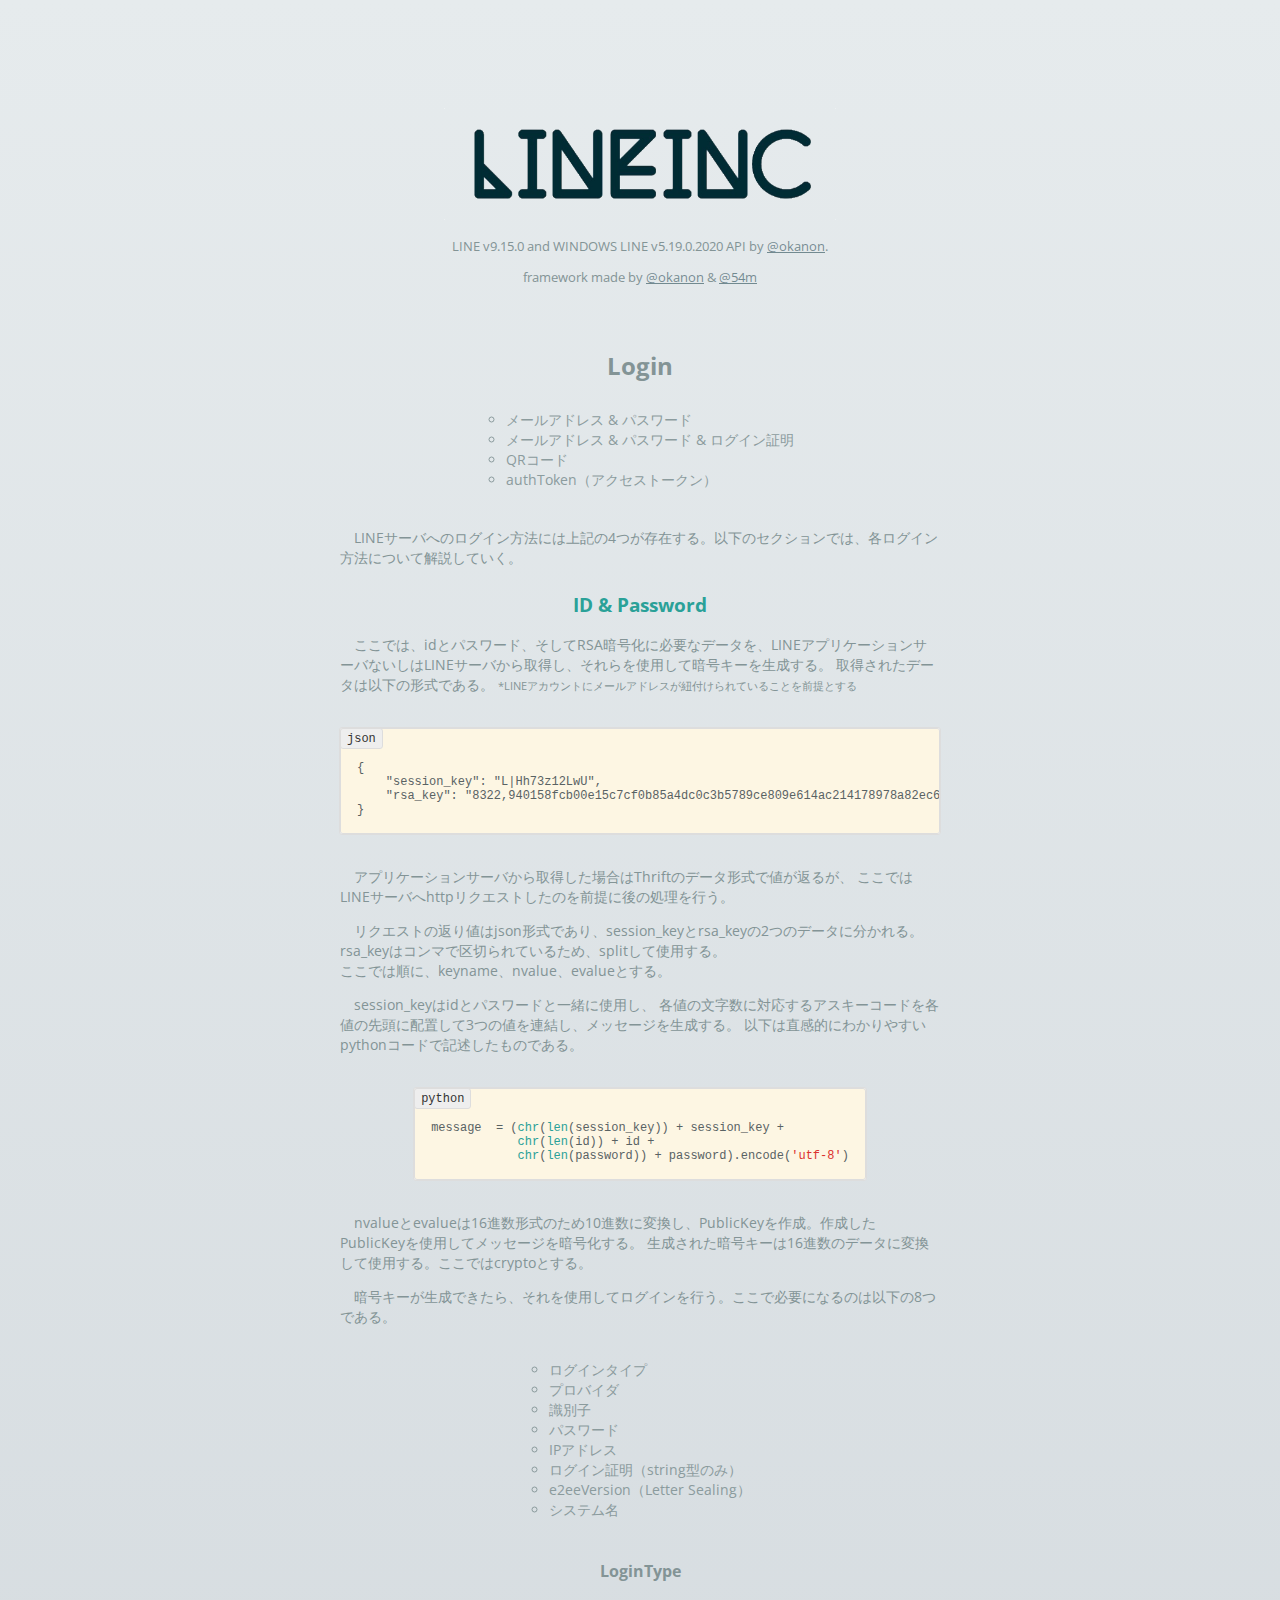
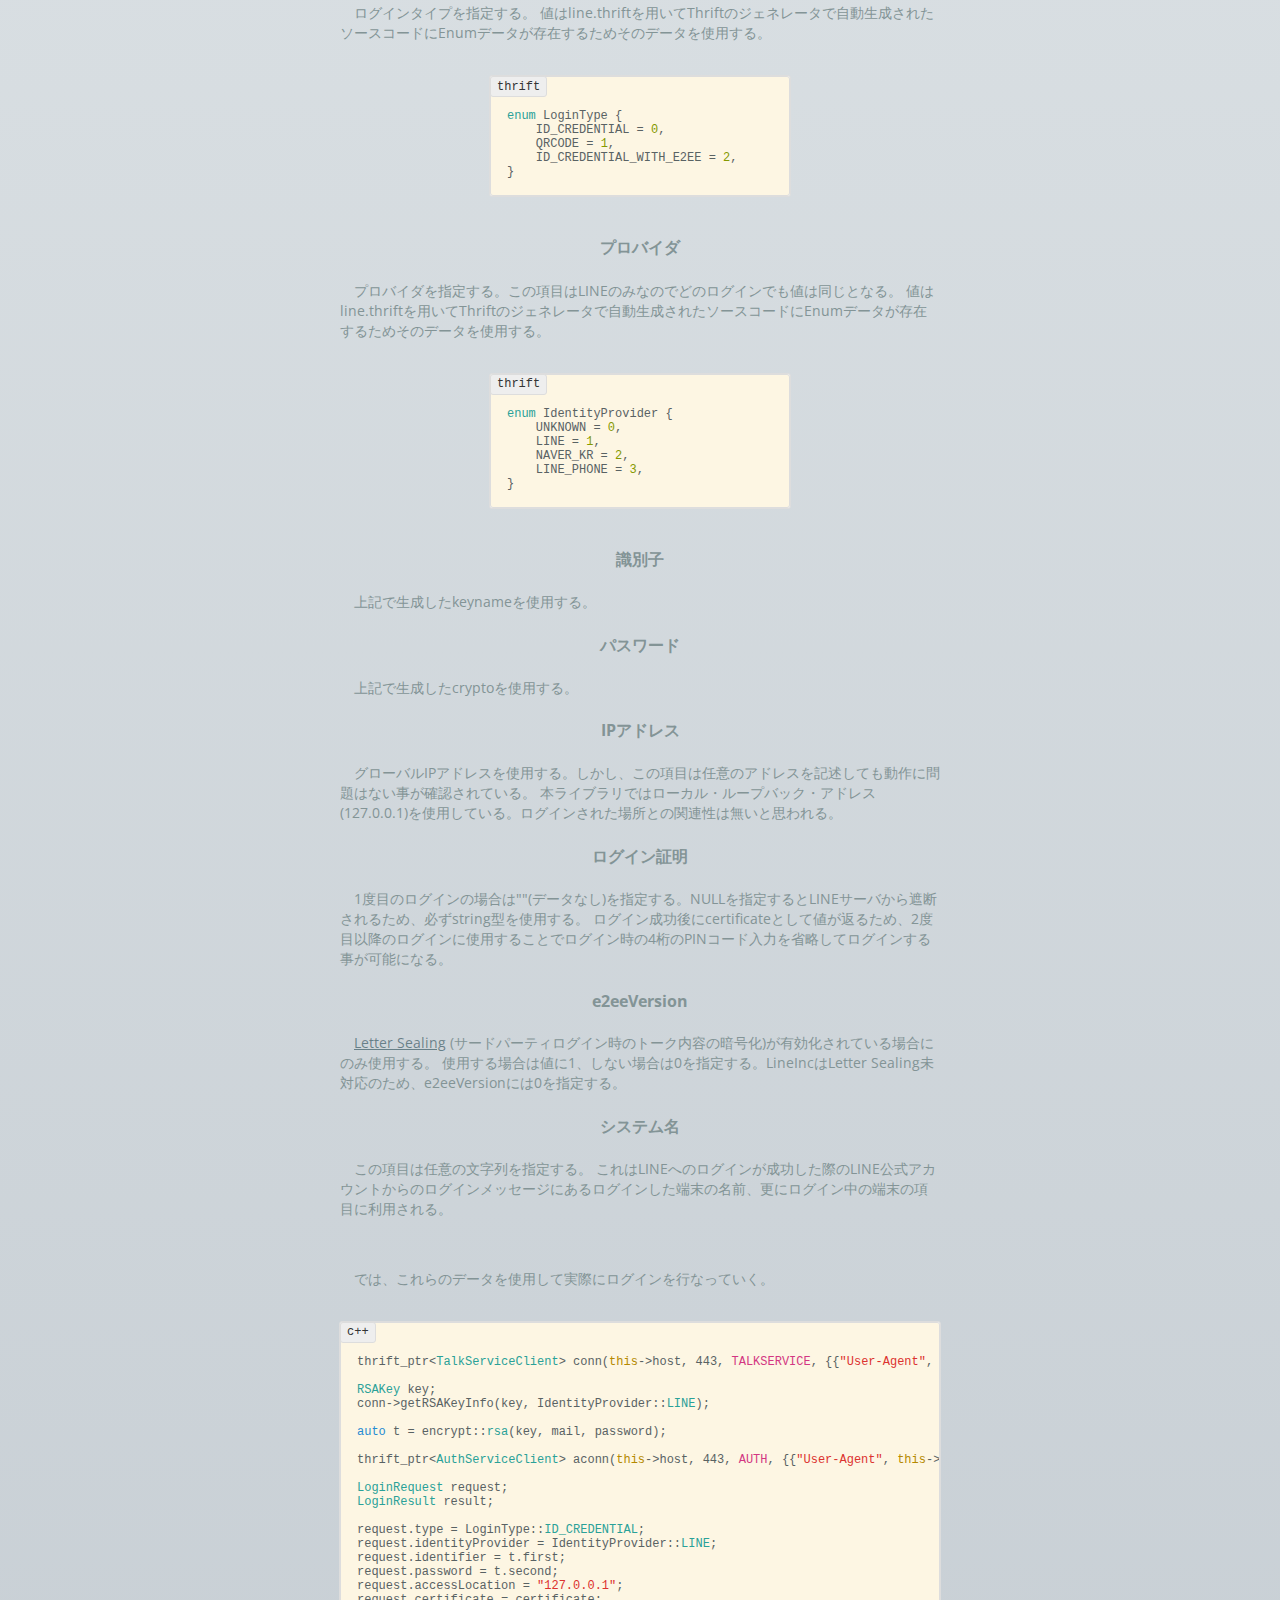
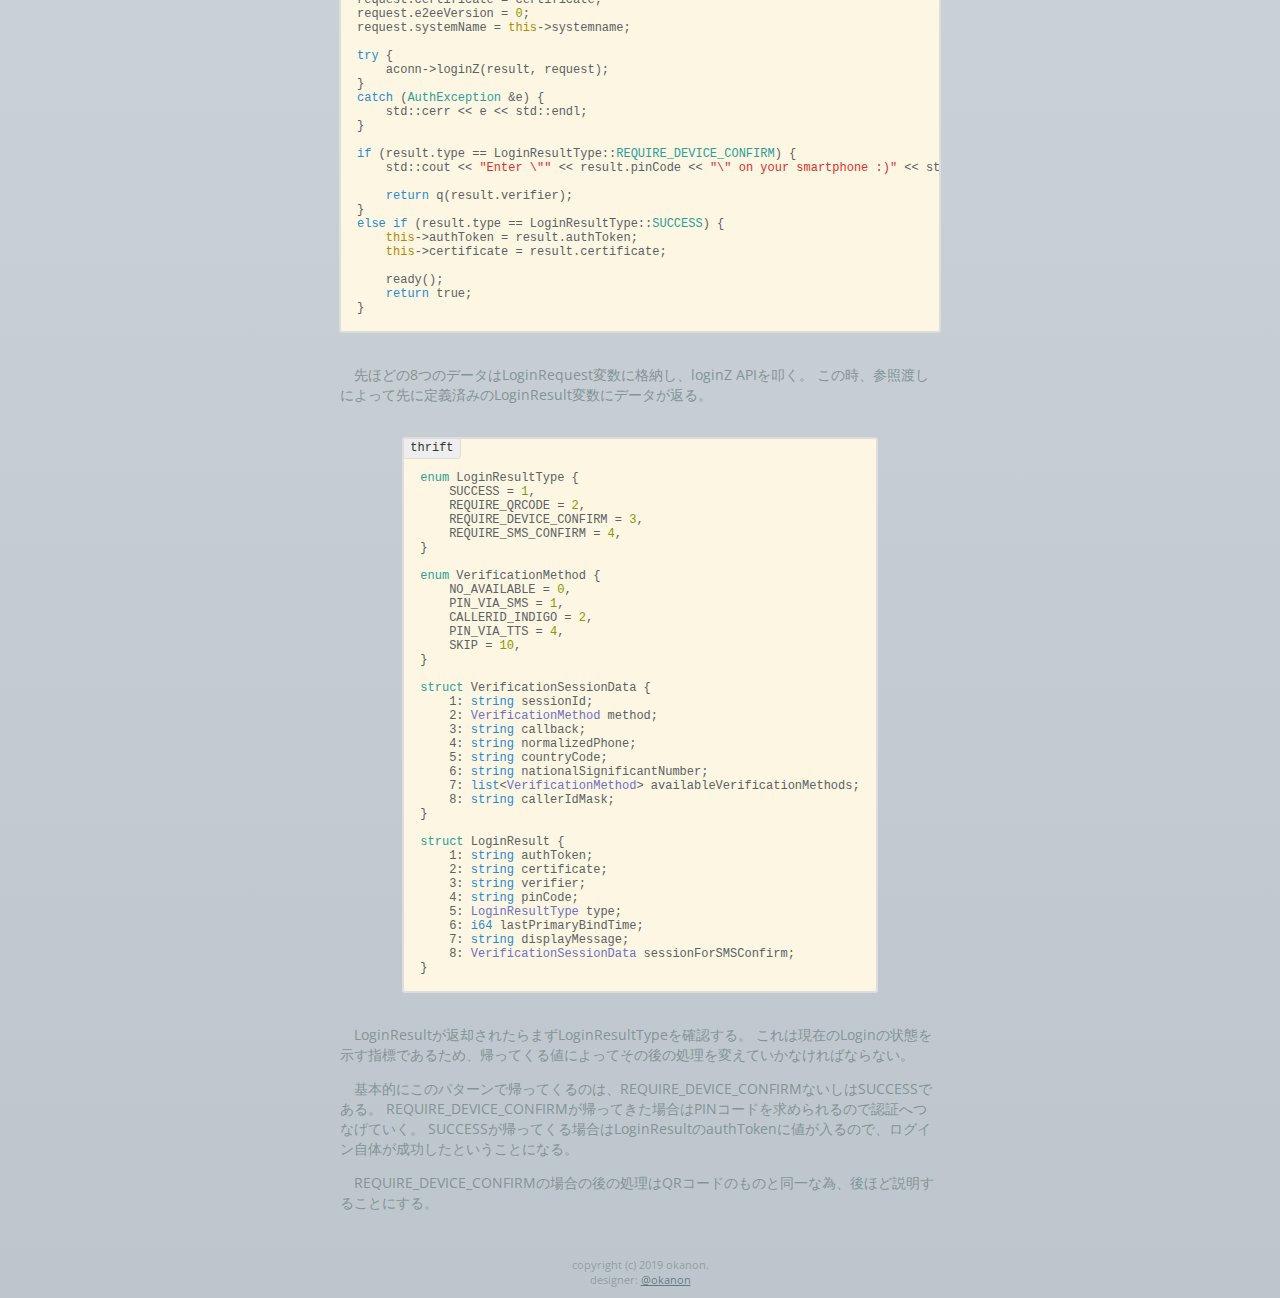
<file: devel.html>
<!DOCTYPE html>
<html lang="ja">
<head>
    <meta charset="utf-8">
    <meta content="IE=edge,chrome=1" http-equiv="X-UA-Compatible">
    <meta content="ja" http-equiv="content-language">
    <meta content="width=device-width, initial-scale=1, maximum-scale=1" name="viewport">
    <title>LineInc</title>
    <meta content="LineInc" property="og:title">
    <meta content="ja_JP" property="og:locale">
    <meta content="LineBot" name="description">
    <meta content="LineBot" property="og:description">
    <link href="css/main.css" rel="stylesheet">
    <link href="css/credits.css" rel="stylesheet">
    <link href="https://use.fontawesome.com/releases/v5.6.1/css/all.css" rel="stylesheet">
    <link href="https://fonts.googleapis.com/css?family=Open+Sans" rel="stylesheet">
    <link href="css/devel.css" rel="stylesheet">
</head>
<body>
    <a href="."><img class="logo_size" src="logo.png"></a>
    <p class="credits-top">LINE v9.15.0 and WINDOWS LINE v5.19.0.2020 API by <a class="line-link" href="https://github.com/okanon" target="_blank">@okanon</a>.</p>
    <p class="credits-top">framework made by <a class="line-link" href="https://github.com/okanon" target="_blank">@okanon</a> &amp; <a class="line-link" href="https://github.com/54mch4n" target="_blank">@54m</a></p>
    <div style="padding-top: 30px;">
        <h2 style="margin-bottom: 10px;">Login</h2>
        <ol class="dotted-list" style="padding-bottom: 10px;">
            <li>メールアドレス &amp; パスワード</li>
            <li>メールアドレス &amp; パスワード &amp; ログイン証明</li>
            <li>QRコード</li>
            <li>authToken（アクセストークン）</li>
        </ol>
        <p class="description">LINEサーバへのログイン方法には上記の4つが存在する。以下のセクションでは、各ログイン方法について解説していく。</p>
        <h3 style="padding-top: 5px; color: #2aa198;">ID &amp; Password</h3>
        <p class="description">ここでは、idとパスワード、そしてRSA暗号化に必要なデータを、LINEアプリケーションサーバないしはLINEサーバから取得し、それらを使用して暗号キーを生成する。 取得されたデータは以下の形式である。 <span style="font-size: 11px;">&ast;LINEアカウントにメールアドレスが紐付けられていることを前提とする</span></p>
        <div style="padding-top: 5px">
            <pre class="language-x hljs">
                <code class="language-X hljs" data-language="json">{
    "session_key": "L|Hh73z12LwU",
    "rsa_key": "8322,[base64],10001"
}</code>
            </pre>
        </div>
        
        <p class="description">アプリケーションサーバから取得した場合はThriftのデータ形式で値が返るが、
            ここではLINEサーバへhttpリクエストしたのを前提に後の処理を行う。</p>
        <p class="description">リクエストの返り値はjson形式であり、session_keyとrsa_keyの2つのデータに分かれる。
            rsa_keyはコンマで区切られているため、splitして使用する。<br>
        ここでは順に、keyname、nvalue、evalueとする。</p>
        <p class="description">session_keyはidとパスワードと一緒に使用し、
            各値の文字数に対応するアスキーコードを各値の先頭に配置して3つの値を連結し、メッセージを生成する。
            以下は直感的にわかりやすいpythonコードで記述したものである。</p>
        
        <div style="padding-top: 5px">
            <pre class="language-x hljs">
                <code class="language-X hljs" data-language="python">message  = (<span style="color: #2aa198">chr</span>(<span style="color: #2aa198">len</span>(session_key)) + session_key + 
            <span style="color: #2aa198">chr</span>(<span style="color: #2aa198">len</span>(id)) + id + 
            <span style="color: #2aa198">chr</span>(<span style="color: #2aa198">len</span>(password)) + password).encode(<span style="color: #dc322f">'utf-8'</span>)</code>
            </pre>
        </div>
        
        <p class="description">nvalueとevalueは16進数形式のため10進数に変換し、PublicKeyを作成。作成したPublicKeyを使用してメッセージを暗号化する。 生成された暗号キーは16進数のデータに変換して使用する。ここではcryptoとする。</p>
        <p class="description">暗号キーが生成できたら、それを使用してログインを行う。ここで必要になるのは以下の8つである。</p>
        <ol class="dotted-list" style="padding-top: 5px; padding-bottom: 5px;">
            <li>ログインタイプ</li>
            <li>プロバイダ</li>
            <li>識別子</li>
            <li>パスワード</li>
            <li>IPアドレス</li>
            <li>ログイン証明（string型のみ）</li>
            <li>e2eeVersion（Letter Sealing）</li>
            <li>システム名</li>
        </ol>
        
        <h4>LoginType</h4>
        <p class="description">ログインタイプを指定する。 
            値はline.thriftを用いてThriftのジェネレータで自動生成されたソースコードにEnumデータが存在するためそのデータを使用する。</p>
        
        <div style="padding-top: 5px">
            <pre class="language-x hljs">
                <code class="language-X hljs" data-language="thrift"><span style="color: #2aa198">enum</span> LoginType {
    ID_CREDENTIAL = <span style="color: #859900">0</span>,
    QRCODE = <span style="color: #859900">1</span>,
    ID_CREDENTIAL_WITH_E2EE = <span style="color: #859900">2</span>,
}</code>
            </pre>
        </div>
        <h4>プロバイダ</h4>
        <p class="description">プロバイダを指定する。この項目はLINEのみなのでどのログインでも値は同じとなる。 値はline.thriftを用いてThriftのジェネレータで自動生成されたソースコードにEnumデータが存在するためそのデータを使用する。</p>
        <div style="padding-top: 5px">
            <pre class="language-x hljs">
                <code class="language-X hljs" data-language="thrift"><span style="color: #2aa198">enum</span> IdentityProvider {
    UNKNOWN = <span style="color: #859900">0</span>,
    LINE = <span style="color: #859900">1</span>,
    NAVER_KR = <span style="color: #859900">2</span>,
    LINE_PHONE = <span style="color: #859900">3</span>,
}</code>
            </pre>
        </div>
        
        <h4>識別子</h4>
        <p class="description">上記で生成したkeynameを使用する。</p>
        <h4>パスワード</h4>
        <p class="description">上記で生成したcryptoを使用する。</p>
        <h4>IPアドレス</h4>
        <p class="description">グローバルIPアドレスを使用する。しかし、この項目は任意のアドレスを記述しても動作に問題はない事が確認されている。 本ライブラリではローカル・ループバック・アドレス(127.0.0.1)を使用している。ログインされた場所との関連性は無いと思われる。</p>
        <h4>ログイン証明</h4>
        <p class="description">1度目のログインの場合は""(データなし)を指定する。NULLを指定するとLINEサーバから遮断されるため、必ずstring型を使用する。 ログイン成功後にcertificateとして値が返るため、2度目以降のログインに使用することでログイン時の4桁のPINコード入力を省略してログインする事が可能になる。</p>
        <h4>e2eeVersion</h4>
        <p class="description"><a class="line-link" href="https://help.line.me/line/android/pc?lang=ja&contentId=50001520">Letter Sealing</a> (サードパーティログイン時のトーク内容の暗号化)が有効化されている場合にのみ使用する。 使用する場合は値に1、しない場合は0を指定する。LineIncはLetter Sealing未対応のため、e2eeVersionには0を指定する。</p>
        <h4>システム名</h4>
        <p class="description">この項目は任意の文字列を指定する。 これはLINEへのログインが成功した際のLINE公式アカウントからのログインメッセージにあるログインした端末の名前、更にログイン中の端末の項目に利用される。</p><br>
        <p class="description">では、これらのデータを使用して実際にログインを行なっていく。</p>
        
        <div style="padding-top: 5px">
            <pre class="language-x hljs">
                <code class="language-X hljs" data-language="c++">thrift_ptr&lt;<span style="color: #2aa198">TalkServiceClient</span>&gt; conn(<span style="color: #b58900">this</span>-&gt;host, 443, <span style="color: #d33682">TALKSERVICE</span>, {{<span style="color: #dc322f">"User-Agent"</span>, <span style="color: #b58900">this</span>-&gt;useragent}, {<span style="color: #dc322f">"X-Line-Application"</span>, <span style="color: #b58900">this</span>-&gt;application}});

<span style="color: #2aa198">RSAKey</span> key;
conn-&gt;getRSAKeyInfo(key, IdentityProvider::<span style="color: #2aa198">LINE</span>);

<span style="color: #268bd2">auto</span> t = encrypt::<span style="color: #2aa198">rsa</span>(key, mail, password);

thrift_ptr&lt;<span style="color: #2aa198">AuthServiceClient</span>&gt; aconn(<span style="color: #b58900">this</span>-&gt;host, 443, <span style="color: #d33682">AUTH</span>, {{<span style="color: #dc322f">"User-Agent"</span>, <span style="color: #b58900">this</span>-&gt;useragent}, {<span style="color: #dc322f">"X-Line-Application"</span>, <span style="color: #b58900">this</span>-&gt;application}});

<span style="color: #2aa198">LoginRequest</span> request;
<span style="color: #2aa198">LoginResult</span> result;

request.type = LoginType::<span style="color: #2aa198">ID_CREDENTIAL</span>;
request.identityProvider = IdentityProvider::<span style="color: #2aa198">LINE</span>;
request.identifier = t.first;
request.password = t.second;
request.accessLocation = <span style="color: #dc322f">"127.0.0.1"</span>;
request.certificate = certificate;
request.e2eeVersion = <span style="color: #859900">0</span>;
request.systemName = <span style="color: #b58900">this</span>-&gt;systemname;

<span style="color: #268bd2">try</span> {
    aconn-&gt;loginZ(result, request);
}
<span style="color: #268bd2">catch</span> (<span style="color: #2aa198">AuthException</span> &e) {
    std::cerr &lt;&lt; e &lt;&lt; std::endl;
}

<span style="color: #268bd2">if</span> (result.type == LoginResultType::<span style="color: #2aa198">REQUIRE_DEVICE_CONFIRM</span>) {
    std::cout &lt;&lt; <span style="color: #dc322f">"Enter \""</span> &lt;&lt; result.pinCode &lt;&lt; <span style="color: #dc322f">"\" on your smartphone :)"</span> &lt;&lt; std::endl;
            
    <span style="color: #268bd2">return</span> q(result.verifier);
}
<span style="color: #268bd2">else if</span> (result.type == LoginResultType::<span style="color: #2aa198">SUCCESS</span>) {
    <span style="color: #b58900">this</span>-&gt;authToken = result.authToken;
    <span style="color: #b58900">this</span>-&gt;certificate = result.certificate;

    ready();
    <span style="color: #268bd2">return</span> true;
}</code>
            </pre>
        </div>
        
        <p class="description">先ほどの8つのデータはLoginRequest変数に格納し、loginZ APIを叩く。 
            この時、参照渡しによって先に定義済みのLoginResult変数にデータが返る。</p>
        <div style="padding-top: 5px">
            <pre class="language-x hljs">
                <code class="language-X hljs" data-language="thrift"><span style="color: #2aa198">enum</span> LoginResultType {
    SUCCESS = <span style="color: #859900">1</span>,
    REQUIRE_QRCODE = <span style="color: #859900">2</span>,
    REQUIRE_DEVICE_CONFIRM = <span style="color: #859900">3</span>,
    REQUIRE_SMS_CONFIRM = <span style="color: #859900">4</span>,
}

<span style="color: #2aa198">enum</span> VerificationMethod {
    NO_AVAILABLE = <span style="color: #859900">0</span>,
    PIN_VIA_SMS = <span style="color: #859900">1</span>,
    CALLERID_INDIGO = <span style="color: #859900">2</span>,
    PIN_VIA_TTS = <span style="color: #859900">4</span>,
    SKIP = <span style="color: #859900">10</span>,
}

<span style="color: #2aa198">struct</span> VerificationSessionData {
    1: <span style="color: #268bd2">string</span> sessionId;
    2: <span style="color: #6c71c4">VerificationMethod</span> method;
    3: <span style="color: #268bd2">string</span> callback;
    4: <span style="color: #268bd2">string</span> normalizedPhone;
    5: <span style="color: #268bd2">string</span> countryCode;
    6: <span style="color: #268bd2">string</span> nationalSignificantNumber;
    7: <span style="color: #268bd2">list</span>&lt;<span style="color: #6c71c4">VerificationMethod</span>&gt; availableVerificationMethods;
    8: <span style="color: #268bd2">string</span> callerIdMask;
}

<span style="color: #2aa198">struct</span> LoginResult {
    1: <span style="color: #268bd2">string</span> authToken;
    2: <span style="color: #268bd2">string</span> certificate;
    3: <span style="color: #268bd2">string</span> verifier;
    4: <span style="color: #268bd2">string</span> pinCode;
    5: <span style="color: #6c71c4">LoginResultType</span> type;
    6: <span style="color: #268bd2">i64</span> lastPrimaryBindTime;
    7: <span style="color: #268bd2">string</span> displayMessage;
    8: <span style="color: #6c71c4">VerificationSessionData</span> sessionForSMSConfirm;
}</code>
            </pre>
        </div>
        
        <p class="description">LoginResultが返却されたらまずLoginResultTypeを確認する。 
            これは現在のLoginの状態を示す指標であるため、帰ってくる値によってその後の処理を変えていかなければならない。</p>
        <p class="description">基本的にこのパターンで帰ってくるのは、REQUIRE_DEVICE_CONFIRMないしはSUCCESSである。 
            REQUIRE_DEVICE_CONFIRMが帰ってきた場合はPINコードを求められるので認証へつなげていく。 
            SUCCESSが帰ってくる場合はLoginResultのauthTokenに値が入るので、ログイン自体が成功したということになる。</p>
        <p class="description">REQUIRE_DEVICE_CONFIRMの場合の後の処理はQRコードのものと同一な為、後ほど説明することにする。</p>
    </div>
    <footer>
        <p class="warning-message" style="padding-top: 30px;">copyright (c) 2019 okanon.<br>
        designer: <a class="line-link" href="https://github.com/okanon" target="_blank">@okanon</a></p>
    </footer>
</body>
</html>
</file>
<file: css/main.css>
@font-face {
    font-family: "kozL";
    src: url(KozGoPr6N-Light.otf);
}

html {
    min-height: 100vh;
}

body {
    background: linear-gradient(45deg, rgb(214, 198, 175), rgb(253, 246, 227));
    background-repeat: no-repeat;
    color: #839496;
    font-family: 'Open Sans', Meiryo, sans-serif;
    padding-top: 100px !important;
    max-width: 980px;
    margin-right: auto;
    margin-left: auto;
    text-align: center !important;
    animation: fadeIn 1.2s ease 0s 1 normal;
    -webkit-animation: fadeIn 1.2s ease 0s 1 normal;
}

@keyframes fadeIn {
    0% {opacity: 0}
    100% {opacity: 1}
}

@-webkit-keyframes fadeIn {
    0% {opacity: 0}
    100% {opacity: 1}
}


.ellipse-btn {
    color: white;
    text-decoration: none;
    background: #839496;
    box-shadow: 0px 0px 20px #839496;
    padding-top: 6px !important;
    padding-right: 42px !important;
    padding-left: 42px !important;
    padding-bottom: 6px !important;
    border-radius: 100px;
    font-weight: bold;
}

.credits-top {
    font-size: 0.80em;
    padding-right: 10px;
    padding-left: 10px;
    color: rgba(131, 148 150, 0.5);
}

.dotted-list {
    display: inline-block;
    padding: 30px;
    padding-left: 50px;
    padding-top: 5px !important;
    text-align: left;
    opacity: 0.9;
    list-style-type: circle;
    font-size: 0.85em;
}

.warning-message {
    font-size: 0.7em;
    color: rgba(131, 148, 150, 0.8);
}

.line-link {
    color: rgba(0, 43, 54, 0.5);
    text-decoration: underline;
}

.logo_size {
    width: 40%;
}

@media only screen and (max-device-width: 480px) {
    .logo_size {
        width: 50%;
    }
}

p.description {
    max-width: 600px;
    margin-left: auto;
    margin-right: auto;
    text-align: left;
    font-size: 14px;
    text-indent: 1em;
}

.tw-color {
    color: #5da8dc !important;
    }

.git-color {
    color: #000 !important;
}
    
.flex {
    display: flex;
    flex-direction: row;
    justify-content: space-around;
    width: 75px;
    margin-top: -2px;
}
</file>
<file: css/credits.css>
.credits {
    text-align: center
}

.credits .section {
    display: flex;
    flex-direction: column;
    align-items: center;
    justify-content: center;
    padding: 60px
}

.credits .section .icon-mock {
    border-radius: 30px;
    background: #3498DB;
    color: #fff;
    width: 120px;
    height: 120px;
    text-align: center;
    font-weight: 600;
    font-size: 30px;
    display: flex;
    align-items: center;
    justify-content: center
}

.credits .section > div {
    max-width: 1200px
}

@media (max-width: 420px) {
    .credits .section {
        padding: 40px
    }
}

@media (max-width: 420px) {
    .credits .section#about .iphone {
        width: 85%;
        margin-bottom: 40px
    }
}

.credits .section#team h2 {
    margin-bottom: 65px
}

.credits .section#team .members {
    display: flex;
    flex-direction: row;
    flex-wrap: wrap;
    justify-content: center;
    margin-bottom: 10px
}

.credits .section#team .members > div {
    display: flex;
    flex-direction: column;
    align-items: center;
    margin: 20px;
    margin-bottom: 20px;
    margin-top: 20px;
    transition: 0.8s cubic-bezier(0.2, 0.8, 0.2, 1);
    min-width: 240px
}

.credits .section#team .members > div > a > img {
    border-radius: 50%;
    max-width: 130px;
    margin-bottom: 15px;
    transition: 0.8s cubic-bezier(0.2, 0.8, 0.2, 1);
    -webkit-filter: drop-shadow(0px 6px 50px #efefef);
    filter: drop-shadow(0px 6px 50px #efefef)
}

.credits .section#team .members > div > a > img:hover {
    transform: scale(1.1, 1.1);
    transform: translateY(-5px)
}

.credits .section#team .members > div > a > img:active {
    transform: scale(0.95);
    opacity: 0.7
}

.credits .section#team .members > div .social-icon {
    font-size: 20px
}

.credits .section#team .members > div .social-icon:hover {
    opacity: 0.7
}

.credits .section#team .members > div .social-icon:active {
    opacity: 0.5
}

@media (max-width: 420px) {
    .credits .section#team .members > div > a > img {
        margin-bottom: 10px;
        max-width: 95px
    }

    .credits .section#team .members > div h3 {
        font-size: 20px
    }

    .credits .section#team .members > div p {
        font-size: 16px
    }
}
</file>
<file: css/devel.css>
body {
    background: linear-gradient(0deg, rgb(190, 198, 205), rgb(230, 235, 237));
    background-repeat: no-repeat;
    color: #839496;
    font-family: 'Open Sans', Meiryo, sans-serif;
    padding-top: 100px !important;
    max-width: 980px;
    margin-right: auto;
    margin-left: auto;
    text-align: center !important;
}

pre.language-x {
    background-color: #eee;
    border: 1px solid #ddd;
    border-radius: 3px;
    color: #596263;
    content: attr(data-language);
    display: inline-block;
    font-size: 1em;
    left: 0;
    position: relative;
    text-shadow: none;
    top: 0;
    margin-right: auto;
    margin-left: auto;
    min-width: 300px;
    max-width: 600px;
    white-space: nowrap;
    overflow: hidden;
    text-overflow: ellipsis;
}

pre code {
    display: block;
    overflow-x: auto;
    padding: 32px 16px 16px 16px;
    color: #596263;
    background: #fdf6e3;
    border: 1px solid #ddd;
    border-radius: 3px;
    font-size: 12px;
    text-align: left;
    margin: 0;
    white-space: pre;
    font-family: Monaco, Consolas, 'Courier New', Courier, monospace;
}

pre[class*=language-]>code[data-language]:before, .p-markdownHelpContentItem__preview pre[class*=language-]>code[data-language]:before, .question-preview pre[class*=language-]>code[data-language]:before {
    background-color: #eee;
    border: 1px solid #ddd;
    border-radius: 3px;
    color: #333;
    content: attr(data-language);
    display: inline-block;
    font-size: 1em;
    left: 0;
    padding: .2em .5em;
    position: absolute;
    text-shadow: none;
    top: 0;
    max-width: 80%;
    white-space: nowrap;
    overflow: hidden;
    text-overflow: ellipsis;
}

@media only screen and (max-device-width: 414px) {
    p.description {
        max-width: 400px;
        margin-left: auto;
        margin-right: auto;
        text-align: left;
        font-size: 13px;
        text-indent: 1em;
    }
    
    pre.language-x {
        background-color: #eee;
        border: 1px solid #ddd;
        border-radius: 3px;
        color: #596263;
        content: attr(data-language);
        display: inline-block;
        font-size: 1em;
        left: 0;
        position: relative;
        text-shadow: none;
        top: 0;
        margin-right: auto;
        margin-left: auto;
        min-width: 300px;
        max-width: 400px;
        white-space: nowrap;
        overflow: hidden;
        text-overflow: ellipsis;
    }
}

@media only screen and (device-width : 375px) {
    p.description {
        max-width: 360px;
        margin-left: auto;
        margin-right: auto;
        text-align: left;
        font-size: 13px;
        text-indent: 1em;
    }
    
    pre.language-x {
        background-color: #eee;
        border: 1px solid #ddd;
        border-radius: 3px;
        color: #596263;
        content: attr(data-language);
        display: inline-block;
        font-size: 1em;
        left: 0;
        position: relative;
        text-shadow: none;
        top: 0;
        margin-right: auto;
        margin-left: auto;
        min-width: 300px;
        max-width: 360px;
        white-space: nowrap;
        overflow: hidden;
        text-overflow: ellipsis;
    }
}

@media only screen and (device-width : 320px) {
    p.description {
        max-width: 305px;
        margin-left: auto;
        margin-right: auto;
        text-align: left;
        font-size: 12px;
        text-indent: 1em;
    }
    
    pre.language-x {
        background-color: #eee;
        border: 1px solid #ddd;
        border-radius: 3px;
        color: #596263;
        content: attr(data-language);
        display: inline-block;
        font-size: 1em;
        left: 0;
        position: relative;
        text-shadow: none;
        top: 0;
        margin-right: auto;
        margin-left: auto;
        width: 300px;
        white-space: nowrap;
        overflow: hidden;
        text-overflow: ellipsis;
    }
}
</file>
